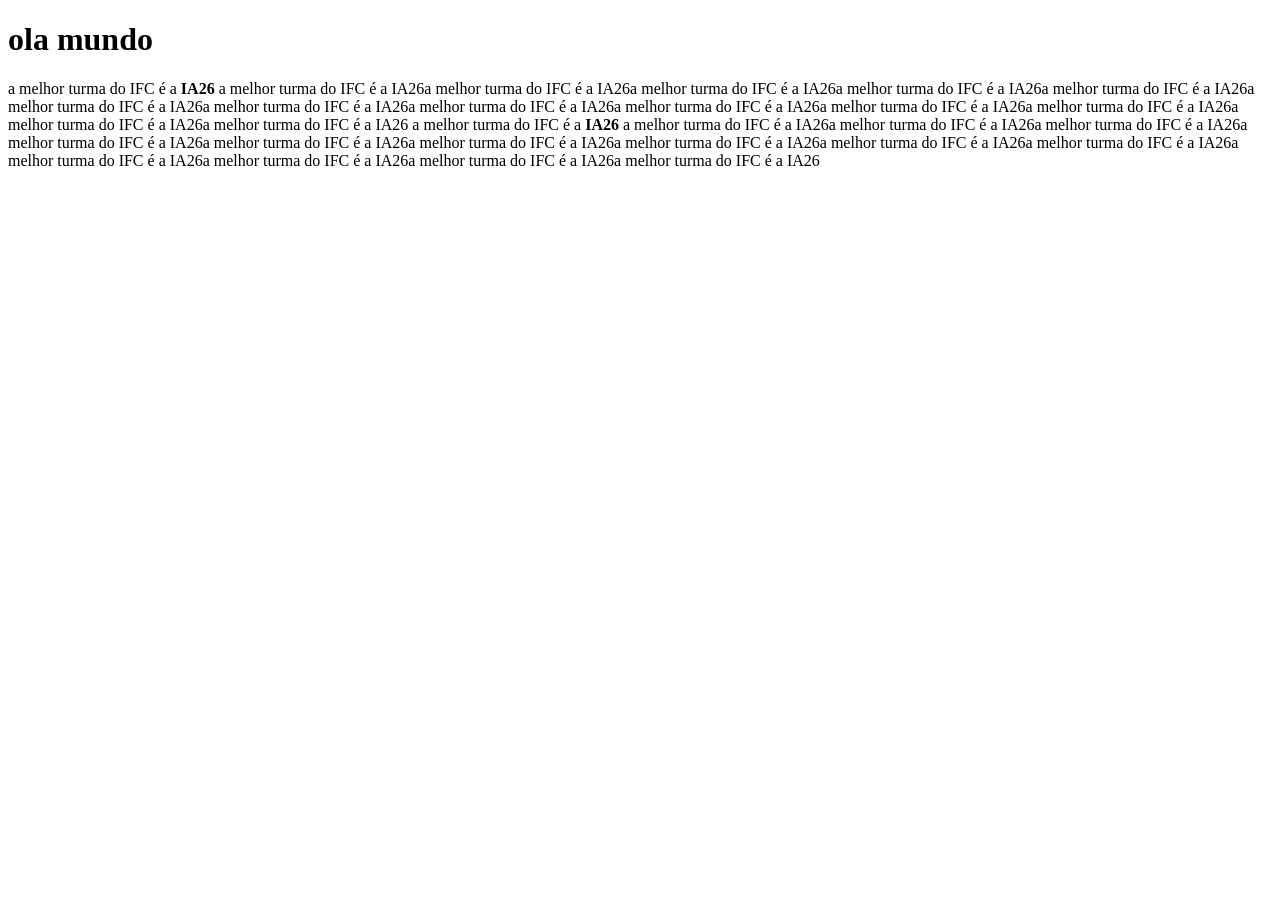
<file: index.html>
<!DOCTYPE html>
<html>

<head>
    <title>meu incrivel site</title>
</head>

<body>
    <h1>ola mundo</h1>
    <p>
        a melhor turma do IFC é a <strong>IA26</strong> a melhor turma do IFC é a IA26a melhor turma do IFC é a IA26a
        melhor
        turma do IFC é a IA26a melhor turma do IFC é a IA26a melhor turma do IFC é a IA26a melhor turma do
        IFC é a IA26a melhor turma do IFC é a IA26a melhor turma do IFC é a IA26a melhor turma do IFC é a
        IA26a melhor turma do IFC é a IA26a melhor turma do IFC é a IA26a melhor turma do IFC é a IA26a melhor
        turma do IFC é a IA26 a melhor turma do IFC é a <strong>IA26</strong> a melhor turma do IFC é a IA26a
        melhor turma do IFC é a IA26a melhor
        turma do IFC é a IA26a melhor turma do IFC é a IA26a melhor turma do IFC é a IA26a melhor turma do
        IFC é a IA26a melhor turma do IFC é a IA26a melhor turma do IFC é a IA26a melhor turma do IFC é a
        IA26a melhor turma do IFC é a IA26a melhor turma do IFC é a IA26a melhor turma do IFC é a IA26a melhor
        turma do IFC é a IA26
    </p>
</body>

</html>
</file>
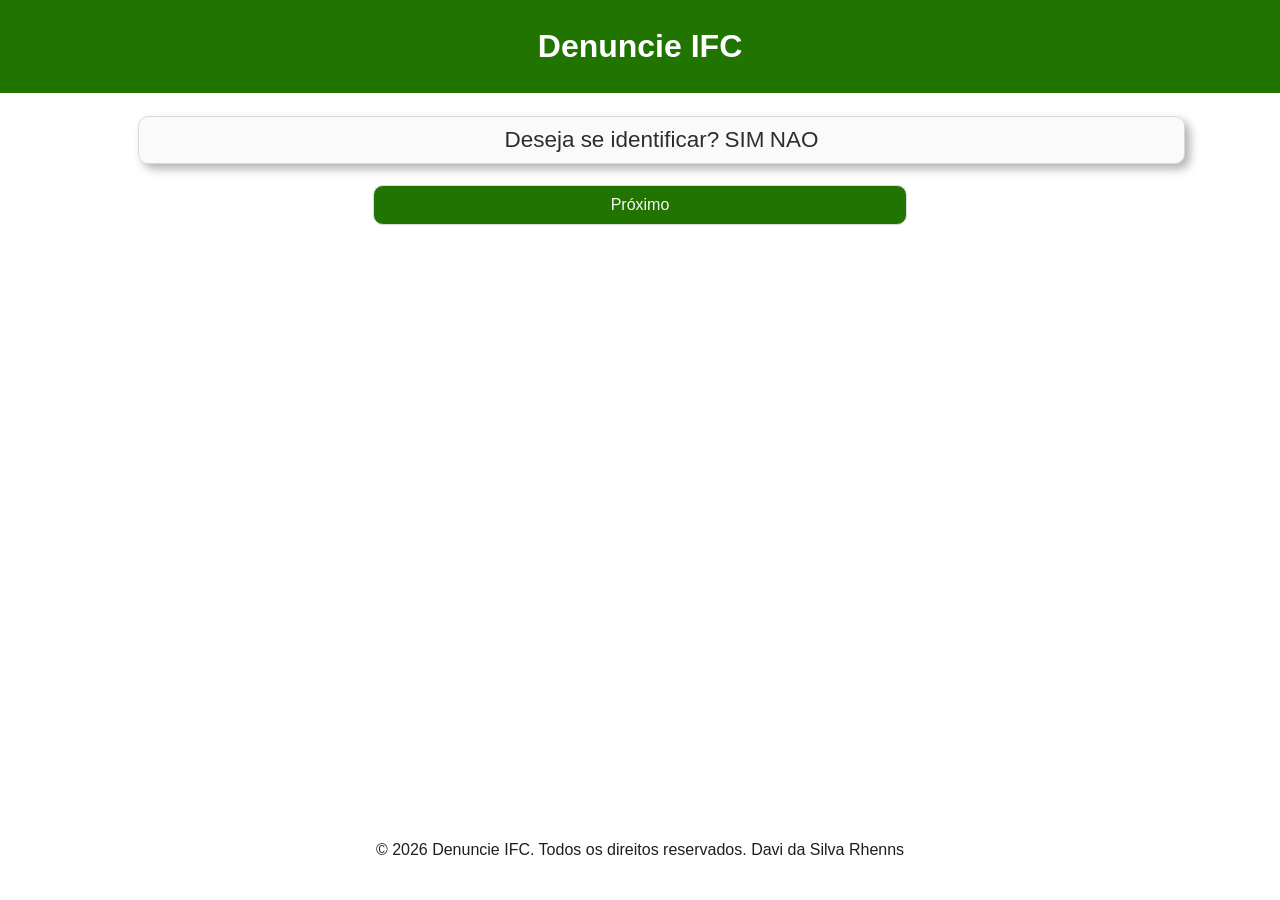
<file: ativ2.html>
<!DOCTYPE html>
<html lang='pt-br'>
<head>
    <meta charset='utf-8'>

    <title>Denuncie IFC</title>
    <link rel="stylesheet" href="style.css">
</head>
<body>

    <header><h1>Denuncie IFC</h1></header>

    <main>

    <form>
        
        <div class="div_SN">
            <label>Deseja se identificar?</label>
            <label for="check" class="labelS">SIM</label>
            <input type="radio" id="check" name="SN" hidden>
            <label for="checkN" class="labelN">NAO</label>
            <input type="radio" id="checkN" name="SN" hidden>
        </div> 

        <div class="escondido">
            <div class="div_esc_filho">
                <input class="input_text" type="text" placeholder="Digite seu nome completo aqui">
            </div>
            
            <div class="div_esc_filho">
                <input class="input_text" type="text" placeholder="Digite o nome da sua turma aqui">
            </div>
            
        </div> 

        <label for="toggleDiv1">
            <div class="div_button1">
                <label for="toggleDiv1" class="button1">Próximo</label>
                <input type="checkbox" id="toggleDiv1" hidden>
            </div>
        </label>
        
        
        
        <div class="div1">
            <label for="" class="tipo"><h3>Selecione o Tipo de Denuncia</h3></label>

            <label for="denuncia">
                <div class="denuncias_type">
                    <label for="denuncia">Mal comportamento discente</label>
                    <input type="radio" id="denuncia"  name="tipoDenuncia" hidden>
                </div>
            </label>
                
            <label for="denuncia2"> 
                <div class="denuncias_type">
                    <label for="denuncia2">Mal comportamento docente</label>
                    <input type="radio" id="denuncia2" name="tipoDenuncia" hidden>
                </div>
            </label>  

            <label for="denuncia3">
                <div class="denuncias_type">
                    <label for="denuncia3">Estrutura escolar degradada</label>
                    <input type="radio" id="denuncia3" name="tipoDenuncia" hidden>
                </div>
            </label>
            
            <label for="denuncia4">
                <div class="denuncias_type">
                    <label for="denuncia4">Falta de qualidade da comida no restaurante ou da cantina</label>
                    <input type="radio" id="denuncia4" name="tipoDenuncia" hidden>
                </div>
            </label>

            <label for="denuncia5">   
                <div class="denuncias_type">
                    <label for="denuncia5">Falta de segurança na escola</label>
                    <input type="radio" id="denuncia5" name="tipoDenuncia" hidden>
                </div>
            </label>

            <label for="denuncia6"> 
                <div class="denuncias_type">
                    <label for="denuncia6">Assédio ou estupro</label>
                    <input type="radio" id="denuncia6" name="tipoDenuncia" hidden>
                </div>
            </label>    

        </div>

        <label for="toggleDiv2">
            <div class="div_button2">
                <label for="toggleDiv2" class="button2">Próximo</label>
                <input type="checkbox" id="toggleDiv2" hidden>
            </div>
        </label>

        <div class="div2">
            <h3>Faça sua denuncia</h3>
            <textarea rows="7" cols="180" placeholder="Faça sua denuncia aqui"></textarea>

        </div> 
        
        <button>Enviar Resposta</button>
    </form>

    </main>
</body>

<footer>
    <p>&copy; 2026 Denuncie IFC. Todos os direitos reservados. Davi da Silva Rhenns</p>
</footer>
</html>
</file>
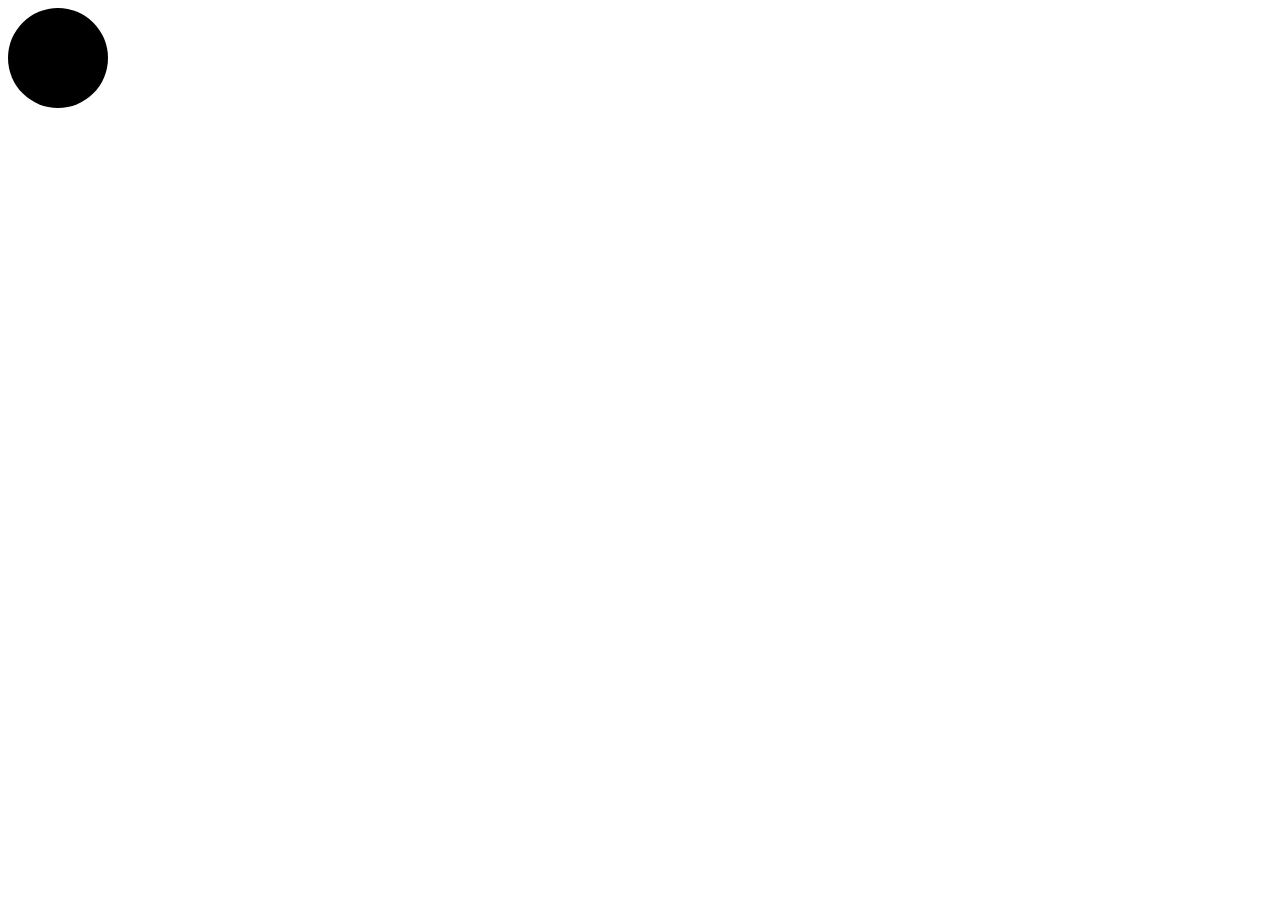
<file: pontoextra_animacao.html>
<!DOCTYPE html>
<html lang="en">
<head>
    <meta charset="UTF-8">
    <meta name="viewport" content="width=device-width, initial-scale=1.0">
    <title>Document</title>
    <style>
        div{
            width: 100px;
            height: 100px;
            border-radius: 50%;
            background-color: rgb(0, 0, 0);
            animation: anim 10s infinite;
        }

        @keyframes anim {
            0% { 
                transform: translate(0);
            }

            25% { 
                transform: translate(0,500px);
                
            }
            50% { 
                transform: translate(500px, 500px);
            }
            75% { 
                transform: translate(500px,0);
            }
            100% {  
                transform: translate(0); 
            }
        }
    </style>
</head>
<body>
    <div></div>
</body>
</html>
</file>
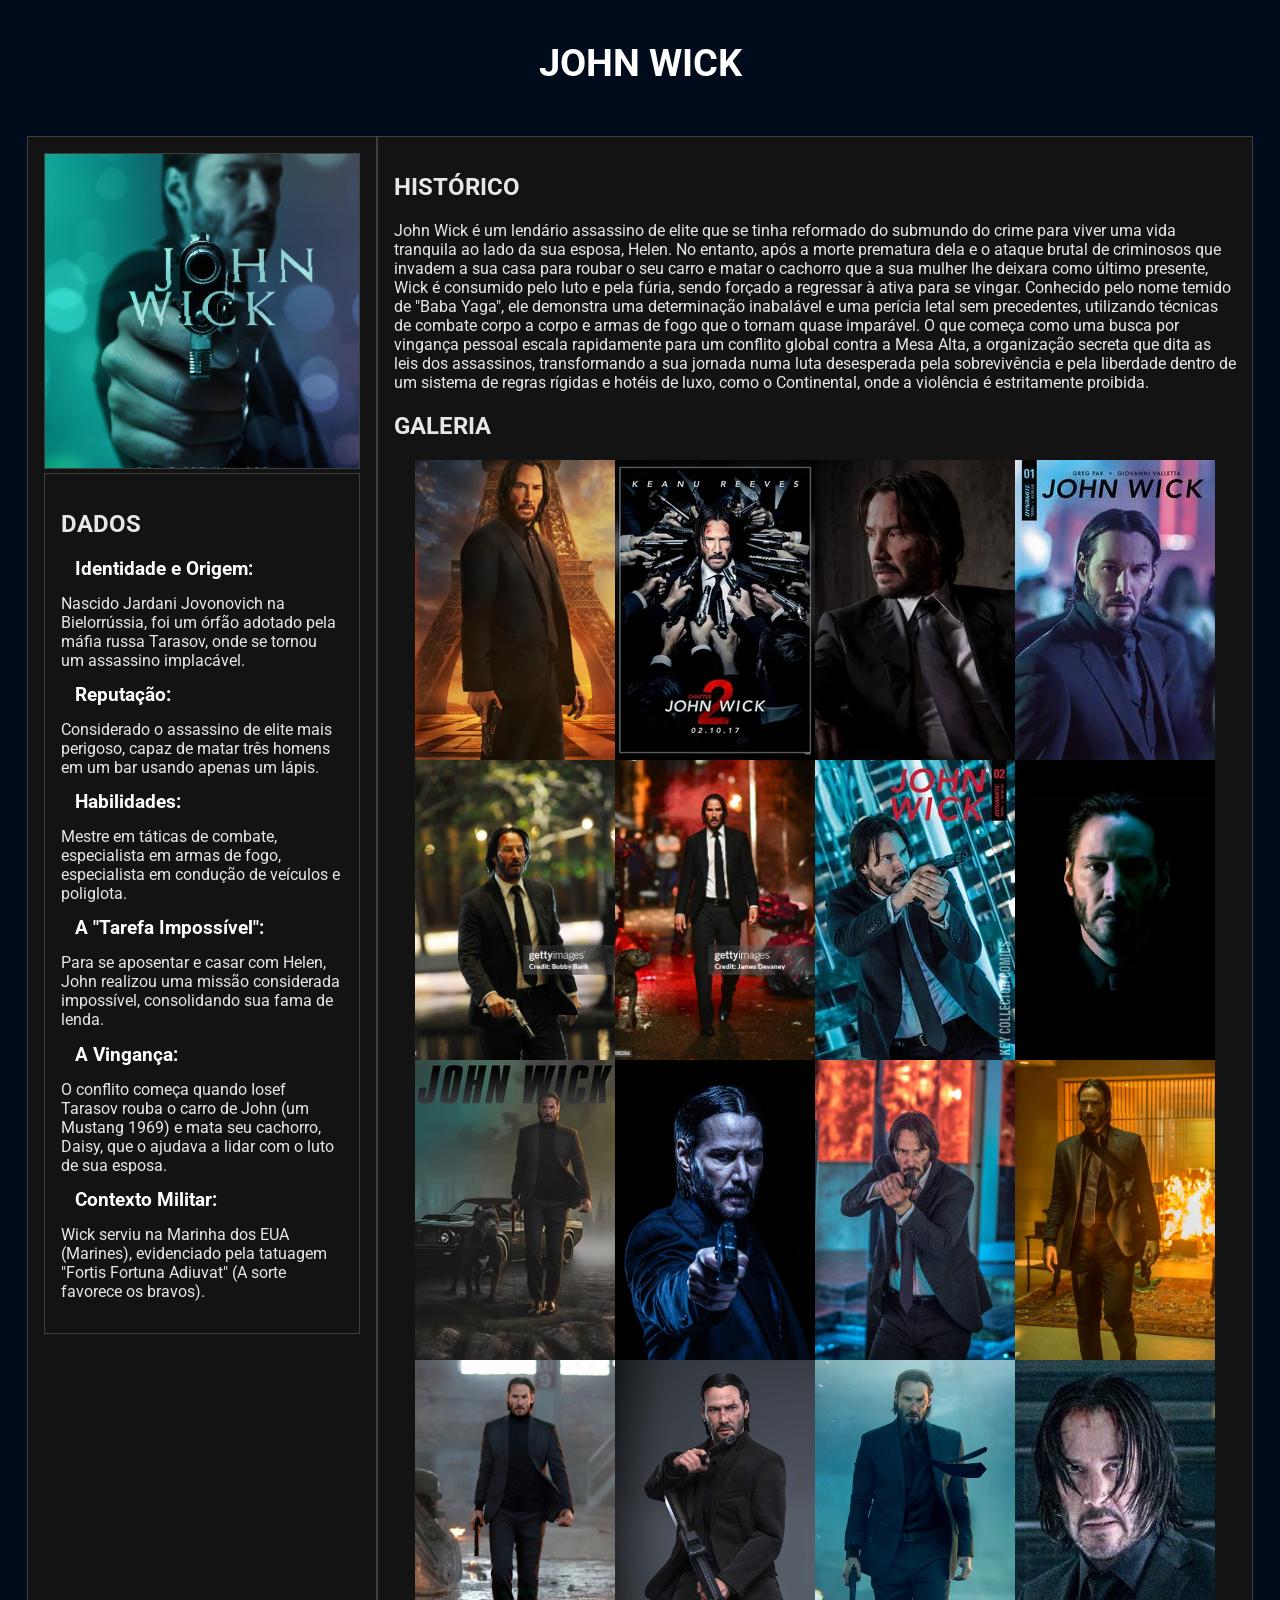
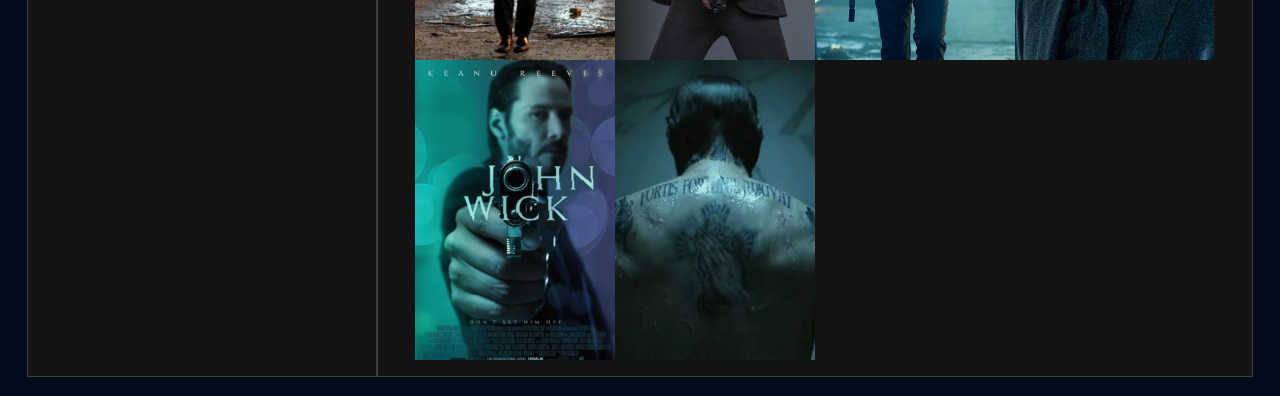
<file: projeto_1_perfil/index-main-aside.html>
<!DOCTYPE html>
<html lang="pt-BR">
<head>
    <link href="https://fonts.googleapis.com/css2?family=Roboto:wght@400;700&display=swap" rel="stylesheet">
    <title>perfil</title>
    <style>
    /* https://github.com/drachehavoc/ia26-webdesign */

    body {
        background-color: rgb(0, 12, 28);
        color: rgb(231, 231, 231);
        font-family: 'Roboto', sans-serif;
    }
    main {
      /*padding: 1em;*/
      background-color: rgb(19, 19, 19);
      display: grid;
      grid-template-columns: 350px 1fr;
      margin: 1.5%;
    }

    main aside {
      box-sizing: border-box;
      border: 1px solid rgb(63, 63, 63);
      padding: 1em;
    }

    main aside .thumb img {
      width: 100%;
       border: 1px solid rgb(63, 63, 63);
       box-sizing: border-box;
    }

    main section {
        box-sizing: border-box;
        border: 1px solid rgb(63, 63, 63);
        padding: 1em;
    }
    header {
        background-color: rgb(0, 12, 28);
        padding: 0.5%;
        text-align: center;
        font-size: 120%;
    }

    .galeria {
        display: grid;
        grid-template-columns: repeat(auto-fill, 200px); 
        justify-content: center; /*Centraliza a galeria na tela */
    }

    .galeria img {
        width: 200px;  /* Largura fixa */
        height: 300px; /* Altura fixa */
        object-fit: cover; /* Importante: corta a imagem para preencher sem distorcer */
        display: block;
    }
    h1, h3 {
        color: white
    }
    h3 {
        margin: 5%;
    }
  </style>
</head>
<body>
    <header><h1>JOHN WICK</h1></header>
    <main>
        <aside>
            <div class="thumb">
                <img src="image.png" alt="foto do John wick">
            </div>
            <section>
                <h2>DADOS</h2>
                <p><h3> Identidade e Origem: </h3>
                    Nascido Jardani Jovonovich na Bielorrússia, foi um órfão adotado pela máfia russa Tarasov, onde se tornou um assassino implacável.
                    <h3> Reputação: </h3>
                    Considerado o assassino de elite mais perigoso, capaz de matar três homens em um bar usando apenas um lápis.
                    <h3> Habilidades: </h3>
                    Mestre em táticas de combate, especialista em armas de fogo, especialista em condução de veículos e poliglota.
                    <h3> A "Tarefa Impossível": </h3>
                    Para se aposentar e casar com Helen, John realizou uma missão considerada impossível, consolidando sua fama de lenda.
                    <h3> A Vingança: </h3>
                    O conflito começa quando Iosef Tarasov rouba o carro de John (um Mustang 1969) e mata seu cachorro, Daisy, que o ajudava a lidar com o luto de sua esposa.
                    <h3> Contexto Militar: </h3>
                    Wick serviu na Marinha dos EUA (Marines), evidenciado pela tatuagem "Fortis Fortuna Adiuvat" (A sorte favorece os bravos). </p>
            </section>
        </aside>
        <section>
            <h2>HISTÓRICO</h2>
            <p>John Wick é um lendário assassino de elite que se tinha reformado do submundo do crime para viver 
                uma vida tranquila ao lado da sua esposa, Helen. No entanto, após a morte prematura dela e o 
                ataque brutal de criminosos que invadem a sua casa para roubar o seu carro e matar o cachorro que 
                a sua mulher lhe deixara como último presente, Wick é consumido pelo luto e pela fúria, sendo 
                forçado a regressar à ativa para se vingar. Conhecido pelo nome temido de "Baba Yaga", ele 
                demonstra uma determinação inabalável e uma perícia letal sem precedentes, utilizando técnicas de 
                combate corpo a corpo e armas de fogo que o tornam quase imparável. O que começa como uma busca 
                por vingança pessoal escala rapidamente para um conflito global contra a Mesa Alta, a organização 
                secreta que dita as leis dos assassinos, transformando a sua jornada numa luta desesperada pela 
                sobrevivência e pela liberdade dentro de um sistema de regras rígidas e hotéis de luxo, como o 
                Continental, onde a violência é estritamente proibida.
</p>

            <h2>GALERIA</h2>

            <div class="galeria">
                <img src="image copy 2.png" alt="descricao da imagem" title="titulo">
                <img src="image copy 3.png" alt="descricao da imagem" title="titulo">
                <img src="image copy 4.png" alt="descricao da imagem" title="titulo">
                <img src="image copy 5.png" alt="descricao da imagem" title="titulo">
                <img src="image copy 6.png" alt="descricao da imagem" title="titulo">
                <img src="image copy 7.png" alt="descricao da imagem" title="titulo">
                <img src="image copy 8.png" alt="descricao da imagem" title="titulo">
                <img src="image copy 9.png" alt="descricao da imagem" title="titulo">
                <img src="image copy 10.png" alt="descricao da imagem" title="titulo">
                <img src="image copy 11.png" alt="descricao da imagem" title="titulo">
                <img src="image copy 12.png" alt="descricao da imagem" title="titulo">
                <img src="image copy 13.png" alt="descricao da imagem" title="titulo">
                <img src="image copy 14.png" alt="descricao da imagem" title="titulo">
                <img src="image copy 15.png" alt="descricao da imagem" title="titulo">
                <img src="image copy 16.png" alt="descricao da imagem" title="titulo">
                <img src="image copy 17.png" alt="descricao da imagem" title="titulo">
                <img src="image copy 18.png" alt="descricao da imagem" title="titulo">
                <img src="image copy 19.png" alt="descricao da imagem" title="titulo">
            </div>
        </section>
    </main>
</body>
</file>
<file: style.css>
body {
    margin: 0;
    font-family: Roboto, sans-serif;
    text-align: center;
    color: rgb(45, 45, 45);
    min-height: 1vh;
}

.escondido {
    display: none;
    grid-template-columns: 1fr 1fr;
    gap: 1%;
}

button {
    display: none;
    background-color: rgb(33, 116, 0);
    color: rgb(247, 247, 247);
    width: 50%;
    padding: 1%;
    border-radius: 50px;
    border: none;
}

form:has(#check:checked) .escondido {
    display: block;
}

form:has(#toggleDiv1:checked) .div1 {
    display: block;
}



form:has(#toggleDiv1:checked) .div_anterior1 {
    display: block;
}


form:has(#toggleDiv1:checked) .div_button2 {
    display: inline-block;
}

form:has(#toggleDiv2:checked) .div2 {
    display: block;
}

form:has(#toggleDiv2:checked) button {
    display: inline-block;
}

form {
    width: 80%;
    display: inline-block;
    margin-top: 1%;
}

div {
    transition: all 0.2s ease;
    text-align: center;
    margin: 1%;
    width: 100%;
    padding: 1%;
    border-radius: 10px;
    background-color: rgb(250, 250, 250);
    border: 1px solid rgb(217, 217, 217);
}

form>div {
    box-shadow: 5px 5px 10px rgba(0, 0, 0, 0.3);

    font-size: 120%;
}

header {
    padding: 0.5%;
    background-color: rgb(33, 116, 0);
    color: rgb(255, 255, 255);
}

.div1 {
    display: none;
}

.div2 {
    display: none;
}

.div_button2 {
    display: none;
    background-color: rgb(33, 116, 0);
    color: rgb(247, 247, 247);
    width: 50%;
}

.div_SN:has(#check:checked) .labelS {
    color: red;
}

.div_SN:has(#checkN:checked) .labelN {
    color: red;
    transform: scale(1.2);
}

.texto_denuncia {
    width: 1000px;
}

.div_esc_filho {
    width: 96%;
}

.div_button1 {
    background-color: rgb(33, 116, 0);
    color: rgb(247, 247, 247);
    width: 50%;
    display: inline-block;
}

.div_button1:hover {
    transform: scale(1.05);
    background-color: rgb(26, 93, 0);
}

input:hover {
    transform: scale(1.02);
}

div:hover {
    transform: scale(1.02);
    cursor: pointer;
}

option:hover {
    background-color: rgb(159, 159, 159);
}

.denuncias_type {
    width: 96%;
}

.denuncias_type:hover {
    background-color: rgb(233, 233, 233);
}

label:has(#denuncia:checked) .denuncias_type {
    background-color: rgb(202, 202, 202);
    transform: scale(1.02);
}

label:has(#denuncia2:checked) .denuncias_type {
    background-color: rgb(202, 202, 202);
    transform: scale(1.02);
}

label:has(#denuncia3:checked) .denuncias_type {
    background-color: rgb(202, 202, 202);
    transform: scale(1.02);
}

label:has(#denuncia4:checked) .denuncias_type {
    background-color: rgb(202, 202, 202);
    transform: scale(1.02);
}

label:has(#denuncia5:checked) .denuncias_type {
    background-color: rgb(202, 202, 202);
    transform: scale(1.02);
}

label:has(#denuncia6:checked) .denuncias_type {
    background-color: rgb(202, 202, 202);
    transform: scale(1.02);
}


.div_SN label {
    font-size: 1.17em;
}

.input_text {
    width: 50%;
    border-radius: 50px;
    padding: 1%;
    border: 1px solid rgb(209, 209, 209);
}

textarea {
    border-radius: 5px;
    padding: 1%;
    border: 1px solid rgb(217, 217, 217);
}

footer {
    color: rgb(30, 30, 30);
    padding: 1%;
    bottom: 0;
}

main {
    min-height: 80vh;
}
</file>
